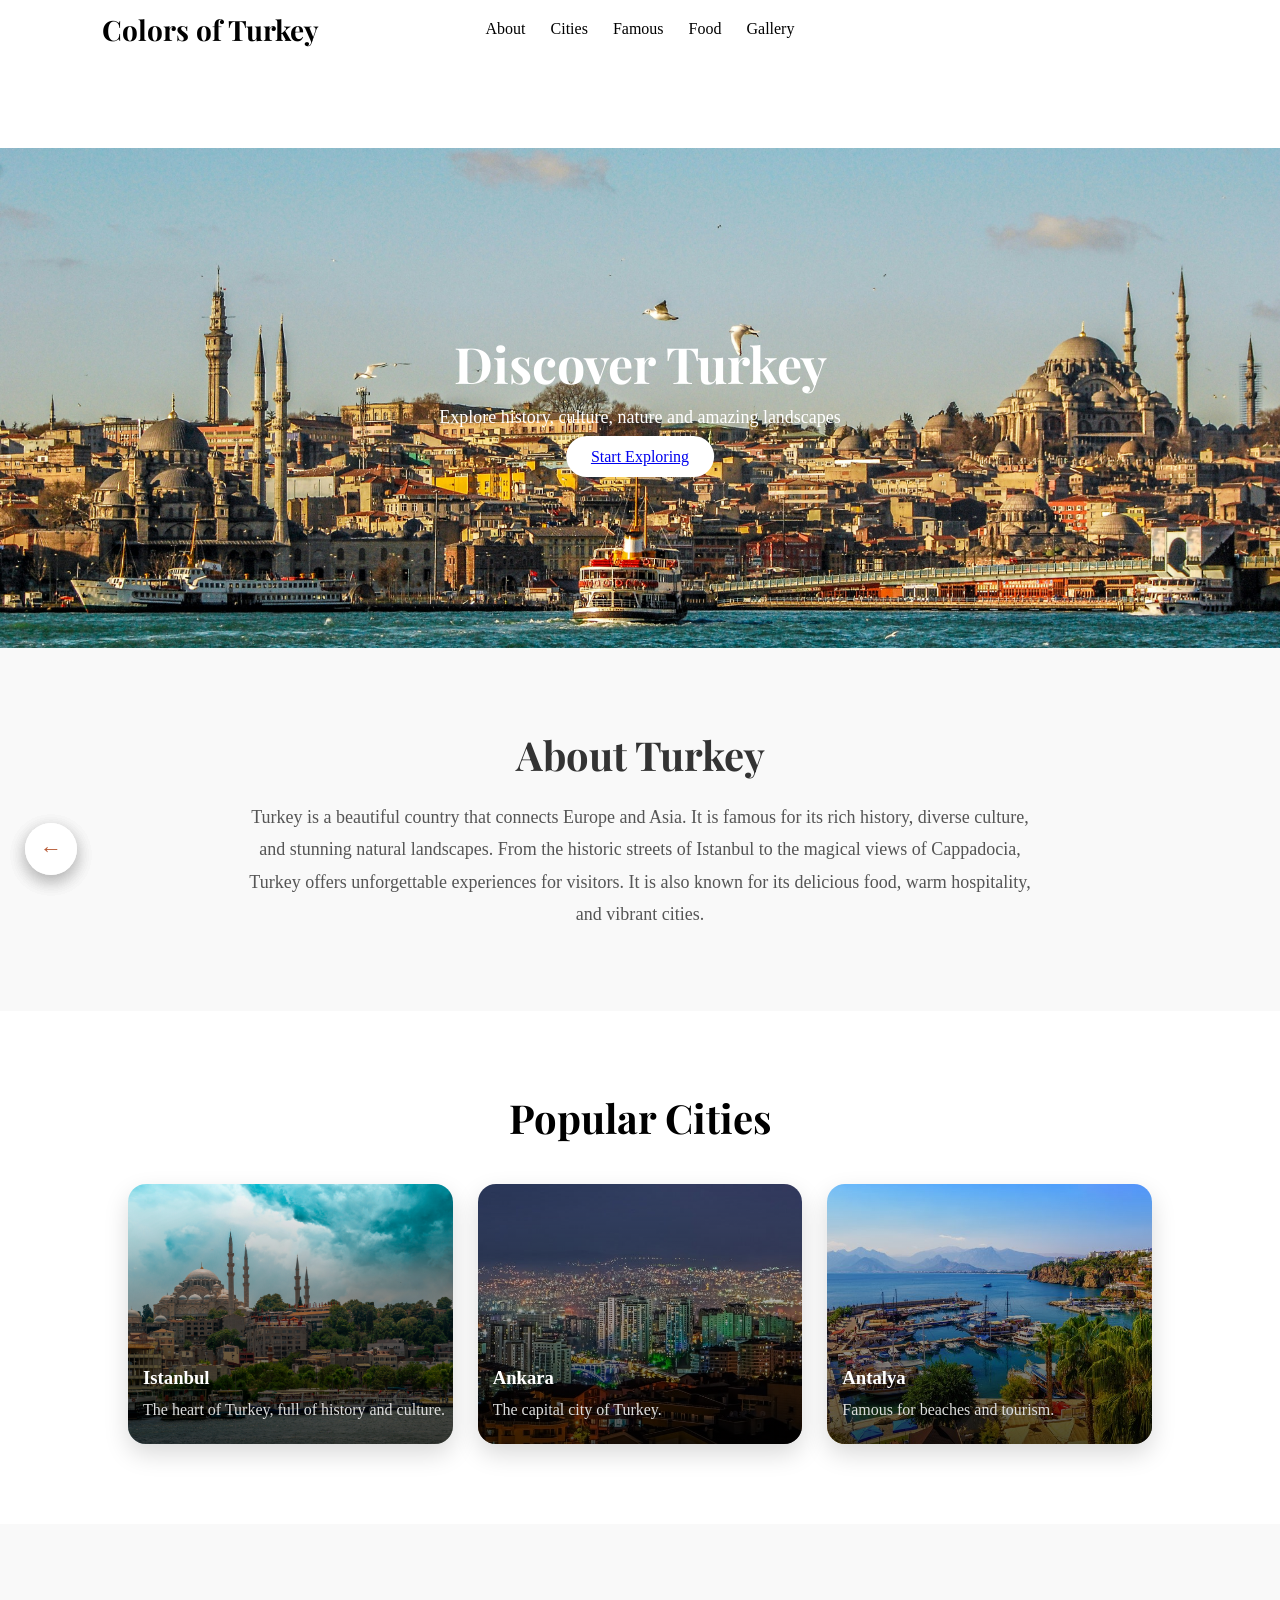
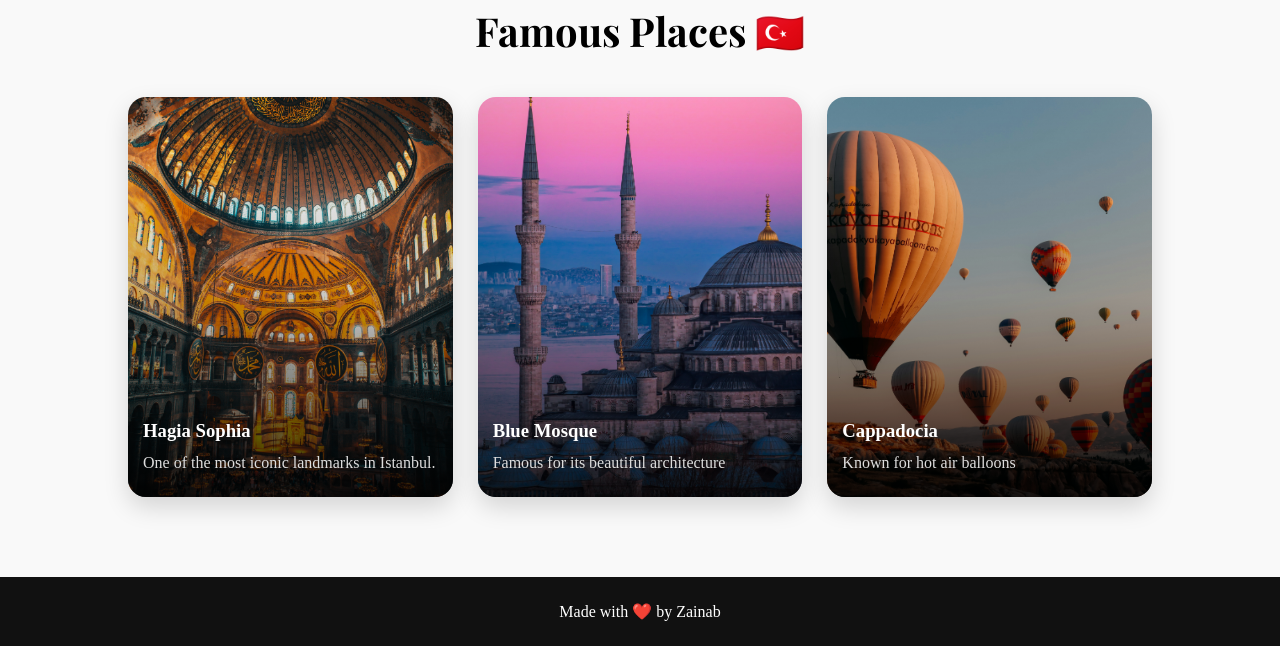
<file: index.html>
<!DOCTYPE html>
<html lang="en">
<head>
    <meta charset="UTF-8">
    <meta name="viewport" content="width=device-width, initial-scale=1.0">
    <title>ZH</title>
    <link rel="stylesheet" href="turkey.css">
    <link href="https://fonts.googleapis.com/css2?family=Poppins:wght@300;400;500;600;700&display=swap" rel="stylesheet">
    <link href="https://fonts.googleapis.com/css2?family=Playfair+Display:wght@400;700&display=swap" rel="stylesheet">
</head>
<body>
    <div class="turkey">

<div class="header">
  <h1>Colors of Turkey</h1>

    <nav class="menu">
       <div class="about-link">About</div>  <div class="cities-link">Cities</div><div class="famous-link">Famous</div>  <div class="food-link">Food</div> <div class="gallery-link">Gallery</div>
    </nav>
</div>

<div class="hero">
    <img src="engin-yapici-WA1u0scVLZU-unsplash.jpg">

    <div class="hero-text">
        <h1>Discover Turkey</h1>
        <p>Explore history, culture, nature and amazing landscapes</p>

       <a href="#about" class="start">Start Exploring</a>
    </div>

</div>
    <div class="con">
<div class="about"  id="about">
<h2>About Turkey</h2>
<p>Turkey is a beautiful country that connects Europe and Asia.
It is famous for its rich history, diverse culture, and stunning natural landscapes.
From the historic streets of Istanbul to the magical views of Cappadocia, Turkey offers unforgettable experiences for visitors.
It is also known for its delicious food, warm hospitality, and vibrant cities.</p><button class="back-btn">←</button>
</div>

<div class="cities" id="cities">
    <h2>Popular Cities </h2>
     <div class="city-cards">

        <div class="city-card">
            <img src="ibrahim-uzun-2uemAqyp9rk-unsplash.jpg">
            <h3>Istanbul</h3>
            <p>The heart of Turkey, full of history and culture.</p>
        </div>

        <div class="city-card">
            <img src="ankara.jpg">
            <h3>Ankara</h3>
            <p>The capital city of Turkey.</p>
        </div>

        <div class="city-card">
            <img src="antalia.jpg">
            <h3>Antalya</h3>
            <p>Famous for beaches and tourism.</p>
        </div>

    </div><button class="back-btn">←</button>
</div>

<div class="famous" id="famous">

    <h2>Famous Places 🇹🇷</h2>

    <div class="famous-cards">

        <div class="famous-card">
            <img src="raimond-klavins-SyPG3HSSayY-unsplash.jpg">
            <h3>Hagia Sophia</h3>
            <p>One of the most iconic landmarks in Istanbul.</p>
        </div>

        <div class="famous-card">
            <img src="fatih-yurur-kNSREmtaGOE-unsplash (1).jpg">
            <h3>Blue Mosque</h3>
            <p>Famous for its beautiful architecture</p>
        </div>

        <div class="famous-card">
            <img src="yyzvic-f7oe3-tlm0I-unsplash.jpg">
            <h3>Cappadocia</h3>
            <p>Known for hot air balloons</p>
        </div>
<button class="back-btn">←</button>
    </div>

</div>
</div>
<div id="food" class="food">
<h2>Turkish Food 🍽️</h2>
    <p>Famous Turkish dishes and desserts.</p>
    <div class="A">
    <h2>Kebab</h2>
    <h4>One of the most famous Turkish dishes,<br>
         made from seasoned meat grilled over charcoal. Popular varieties include Adana Kebab,<br>
          Urfa Kebab, and Doner Kebab.</h4>
          <img src="ك.jpg"></div>

  <div class="A">
    <h2>Simit</h2>
    <h4>A traditional Turkish bread ring coated with sesame seeds.<br>
         It is commonly sold by street vendors and enjoyed as a breakfast or snack.</h4>
          <img src="سميت.jpg"></div>
 <div class="A">
    <h2>Mantı</h2>
    <h4>Small dumplings filled with minced meat,<br>
         usually served with yogurt, garlic, and a flavorful sauce. It is often called Turkish dumplings.</h4>
          <img src="مانتي.jpg"></div>
<div class="A">
    <h2>Baklava</h2>
    <h4>A famous Turkish dessert made from layers of thin pastry filled with pistachios or walnuts and sweetened with syrup.
        <br> It is one of Turkey's most iconic sweets.</h4>
          <img src="بق.webp"></div>

<button class="back-btn">←</button>
</div>

<div class="gallery">
    <h2>Turkey Gallery 📸</h2>

    <div class="gallery-grid">
        <img src="daniela-cuevas-t7YycgAoVSw-unsplash.jpg">
        <img src="despina-galani-B9oekHfI6Y4-unsplash.jpg">
        <img src="image_1619433215_1Nzu31EmZJ4FnLlvg2yrnLt8LBN0Tfsmk1SLW02x.webp">
        <img src="serdar-dincer-54x3r5M3uzY-unsplash.jpg">
        <img src="mahmoud-fawzy-8nVmfffGh5k-unsplash.jpg">
        <img src="1.jpg">
        <img src="عنتاب.jpg">
    </div>

   <button class="back-btn">←</button>
</div>

<div class="footer" id="footer">
    <p>Made with ❤️ by Zainab</p>
</div>

    </div>
    
<script>
    const hero = document.querySelector(".hero");
const footer = document.querySelector(".footer");

// Sections داخل الصفحة
const about = document.querySelector(".about");
const cities = document.querySelector(".cities");
const famous = document.querySelector(".famous");

// Pages مستقلة
const foodPage = document.querySelector(".food");
const galleryPage = document.querySelector(".gallery");

// Links
const aboutLink = document.querySelector(".about-link");
const citiesLink = document.querySelector(".cities-link");
const famousLink = document.querySelector(".famous-link");
const foodLink = document.querySelector(".food-link");
const galleryLink = document.querySelector(".gallery-link");

// Back buttons
const backBtns = document.querySelectorAll(".back-btn");
const galleryBackBtn = document.querySelector(".gallery-back-btn");


// =====================
// 🧠 الرجوع للصفحة الرئيسية
// =====================
function showHome(){
    hero.style.display = "block";
    about.style.display = "block";
    cities.style.display = "block";
    famous.style.display = "block";

    foodPage.style.display = "none";
    galleryPage.style.display = "none";

    footer.style.display = "block";
}


// =====================
// 🟢 Sections داخل الصفحة (About / Cities / Famous)
// =====================
function showSection(section){
    hero.style.display = "none";

    about.style.display = "none";
    cities.style.display = "none";
    famous.style.display = "none";

    foodPage.style.display = "none";
    galleryPage.style.display = "none";

    footer.style.display = "block";

    section.style.display = "block";
}


// =====================
// 🟢 Navigation داخل الصفحة
// =====================
aboutLink.addEventListener("click", () => {
    showSection(about);
});

citiesLink.addEventListener("click", () => {
    showSection(cities);
});

famousLink.addEventListener("click", () => {
    showSection(famous);
});


// =====================
// 🔵 Food Page
// =====================
foodLink.addEventListener("click", () => {
    hero.style.display = "none";
    about.style.display = "none";
    cities.style.display = "none";
    famous.style.display = "none";
    galleryPage.style.display = "none";

    footer.style.display = "none";

    foodPage.style.display = "block";
});


// =====================
// 📸 Gallery Page
// =====================
galleryLink.addEventListener("click", () => {
    hero.style.display = "none";
    about.style.display = "none";
    cities.style.display = "none";
    famous.style.display = "none";
    foodPage.style.display = "none";

    footer.style.display = "none";

    galleryPage.style.display = "block";
});


// =====================
// 🔙 Back Buttons
// =====================
backBtns.forEach(btn => {
    btn.addEventListener("click", () => {
        showHome();
    });
});

galleryBackBtn.addEventListener("click", () => {
    showHome();
});
</script>
</body>
</html>
</file>
<file: turkey.css>
*{
    margin: 0;
    padding: 0;
    box-sizing: border-box;
}

body{
    margin: 0;
    padding: 0;
    overflow-x: hidden;
}

html{
    scroll-behavior: smooth;
}

h1,h2{
    font-family: 'Playfair Display', serif;
}

/* =========================
   MAIN CONTAINER
========================= */
.turkey{
    width: 100%;
    overflow-x: hidden;
}

/* =========================
   HEADER
========================= */
.header{
    display: flex;
    align-items: center;
    justify-content: center;
    position: relative;
    padding: 20px 8%;
}

.header h1{
    position: absolute;
    left: 8%;
    margin: 0;
    font-size: 28px;
}

.header nav{
    display: flex;
    gap: 25px;
    align-items: center;
}

.header nav div{
    cursor: pointer;
    position: relative;
    transition: 0.3s;
    color: black;
}

.header nav div::after{
    content: "";
    position: absolute;
    left: 0;
    bottom: -5px;
    width: 0;
    height: 2px;
    background: rgb(150,150,219);
    transition: 0.3s;
}

.header nav div:hover{
    color: rgb(150,150,219);
}

.header nav div:hover::after{
    width: 100%;
}

/* =========================
   HERO
========================= */
.hero{
    width: 100%;
    height: 500px;
    margin-top: 90px;
    position: relative;
    overflow: hidden;
}

.hero img{
    width: 100%;
    height: 100%;
    object-fit: cover;
    animation: slowMove 8s ease-in-out infinite alternate;
}

@keyframes slowMove{
    from{
        transform: scale(1.05) translateY(0);
    }
    to{
        transform: scale(1.15) translateY(-20px);
    }
}

.hero-text{
    position: absolute;
    top: 50%;
    left: 50%;
    transform: translate(-50%, -50%);
    text-align: center;
    color: white;
}

.hero-text h1{
    font-size: 50px;
    margin-bottom: 10px;
}

.hero-text p{
    font-size: 18px;
    margin-bottom: 20px;
}

.hero-text button{
    padding: 12px 25px;
    border: none;
    border-radius: 30px;
    background: white;
    color: black;
    font-size: 16px;
    cursor: pointer;
    transition: 0.3s;
}

.hero-text button:hover{
    background: rgb(150,150,219);
    color: white;
    transform: scale(1.05);
}

/* =========================
   ABOUT
========================= */
.about{
    padding: 80px 10%;
    text-align: center;
    background: #f9f9f9;
}

.about h2{
    font-size: 40px;
    margin-bottom: 20px;
    color: #333;
}

.about p{
    font-size: 18px;
    line-height: 1.8;
    color: #555;
    max-width: 800px;
    margin: auto;
}

/* =========================
   CITIES
========================= */
.cities{
    padding: 80px 10%;
    text-align: center;
}

.cities h2{
    font-size: 40px;
    margin-bottom: 40px;
}

.city-cards{
    display: grid;
    grid-template-columns: repeat(auto-fit, minmax(250px, 1fr));
    gap: 25px;
}

.city-card{
    position: relative;
    height: 260px;
    border-radius: 18px;
    overflow: hidden;
    cursor: pointer;
    box-shadow: 0 10px 25px rgba(0,0,0,0.15);
}

.city-card img{
    width: 100%;
    height: 100%;
    object-fit: cover;
    transition: 0.5s;
}

.city-card:hover img{
    transform: scale(1.1);
}

.city-card::after{
    content: "";
    position: absolute;
    inset: 0;
    background: linear-gradient(to top, rgba(0,0,0,0.7), transparent);
}

.city-card h3,
.city-card p{
    position: absolute;
    left: 15px;
    color: white;
    z-index: 2;
}

.city-card h3{
    bottom: 55px;
}

.city-card p{
    bottom: 25px;
    color: #ddd;
}

/* =========================
   FAMOUS
========================= */
.famous{
    padding: 80px 10%;
    text-align: center;
    background: #f9f9f9;
}

.famous h2{
    font-size: 40px;
    margin-bottom: 40px;
}

.famous-cards{
    display: grid;
    grid-template-columns: repeat(3, 1fr);
    gap: 25px;
}

.famous-card{
    position: relative;
    height: 400px;
    border-radius: 18px;
    overflow: hidden;
    cursor: pointer;
    box-shadow: 0 10px 25px rgba(0,0,0,0.15);
    transition: 0.4s;
}

.famous-card img{
    width: 100%;
    height: 100%;
    object-fit: cover;
    transition: 0.5s;
}

.famous-card:hover img{
    transform: scale(1.1);
}

.famous-card::after{
    content: "";
    position: absolute;
    inset: 0;
    background: linear-gradient(to top, rgba(0,0,0,0.8), rgba(0,0,0,0.2), transparent);
}

.famous-card h3,
.famous-card p{
    position: absolute;
    left: 15px;
    color: white;
    z-index: 2;
}

.famous-card h3{
    bottom: 55px;
}

.famous-card p{
    bottom: 25px;
    color: #ddd;
}

.famous-card:hover{
    transform: translateY(-8px);
}

/* =========================
   FOOD
========================= */
.food{
    display: none;
    padding: 100px 10%;
    min-height: 100vh;
    background: radial-gradient(circle at top, #fff3ea, #ffffff);
}

.food > h2{
    text-align: center;
    font-size: 50px;
    color: #b85c38;
}

.food > p{
    text-align: center;
    color: #777;
    margin-bottom: 60px;
}

/* CARD FOOD */
.A{
    display: flex;
    justify-content: space-between;
    align-items: center;
    gap: 40px;
    padding: 30px;
    margin-bottom: 35px;
    border-radius: 30px;
    background: rgba(255,255,255,0.8);
    box-shadow: 0 20px 40px rgba(0,0,0,0.08);
    transition: 0.4s;
}

.A img{
    width: 220px;
    height: 220px;
    object-fit: cover;
    border-radius: 50%;
}

/* =========================
   GALLERY
========================= */
.gallery{
    display: none;
    min-height: 100vh;
    padding: 90px 8%;
    text-align: center;
}

.gallery h2{
    font-size: 44px;
    color: #b85c38;
}

.gallery-grid{
    display: grid;
    grid-template-columns: repeat(auto-fit, minmax(600px, 1fr));
    gap: 22px;
}

.gallery-grid img{
    width: 100%;
    height: 600px;
    object-fit: cover;
    border-radius: 18px;
}

/* =========================
   BUTTON
========================= */
.start{
    padding: 12px 25px;
    border: none;
    border-radius: 30px;
    background: white;
    cursor: pointer;
    transition: 0.3s;
}

.start:hover{
    background: rgb(150,150,219);
    color: white;
}

/* =========================
   FOOTER
========================= */
.footer{
    background: #111;
    color: white;
    text-align: center;
    padding: 25px 10%;
}

/* =========================
   RESPONSIVE
========================= */

/* TABLET */
@media (max-width: 1024px){
    .famous-cards{
        grid-template-columns: repeat(2, 1fr);
    }
}

/* MOBILE */
@media (max-width: 768px){

    .header{
        flex-direction: column;
        gap: 12px;
        text-align: center;
    }

    .header h1{
        position: static;
    }

    .header nav{
        flex-wrap: wrap;
        justify-content: center;
    }

    .hero{
        height: 320px;
    }

    .hero-text h1{
        font-size: 24px;
    }
.about h2{
    font-size: 26px;
}

.about p{
    font-size: 15px;
    line-height: 1.6;
}
    .city-cards,
    .famous-cards{
        grid-template-columns: 1fr;
    }

    .A{
        flex-direction: column;
        text-align: center;
    }

    .gallery-grid{
        grid-template-columns: 1fr;
    }

    .gallery-grid img{
        height: 220px;
    }
}
/* =========================
   BACK BUTTON
========================= */

.back-btn{
    position: fixed;
    bottom: 25px;
    left: 25px;
    width: 52px;
    height: 52px;
    border-radius: 50%;
    border: none;
    background: white;
    color: #b85c38;
    font-size: 22px;
    cursor: pointer;
    box-shadow: 0 6px 18px rgba(0,0,0,0.12);
    transition: 0.3s;
    z-index: 999;
}

.back-btn:hover{
    transform: scale(1.1);
    background: #b85c38;
    color: white;
}
/* =========================
   MOBILE FIX
========================= */
@media (max-width: 768px){

    .header{
        padding: 15px 5%;
    }

    .header h1{
        font-size: 22px;
        text-align: center;
    }

    .header nav{
        gap: 12px;
        font-size: 14px;
    }

    .hero{
        height: 280px;
        margin-top: 40px;
    }

    .hero-text{
        width: 90%;
    }

    .hero-text h1{
        font-size: 30px;
    }

    .hero-text p{
        font-size: 14px;
    }

    .start{
        padding: 10px 20px;
        font-size: 14px;
    }

    .about,
    .cities,
    .famous,
    .food,
    .gallery{
        padding-left: 5%;
        padding-right: 5%;
    }

    .about h2,
    .cities h2,
    .famous h2{
        font-size: 28px;
    }

    .about p{
        font-size: 15px;
        line-height: 1.8;
    }

    .city-card{
        height: 240px;
    }

    .famous-card{
        height: 320px;
    }

    .food > h2{
        font-size: 32px;
    }

    .food > p{
        font-size: 14px;
    }

    .A{
        flex-direction: column;
        text-align: center;
        padding: 20px;
        gap: 20px;
    }

    .A h2{
        font-size: 24px;
    }

    .A h4{
        font-size: 14px;
        line-height: 1.8;
    }

    .A img{
        width: 180px;
        height: 180px;
    }

    .gallery h2{
        font-size: 30px;
    }

    .gallery-grid{
        grid-template-columns: 1fr;
    }

    .gallery-grid img{
        height: 220px;
    }

    .back-btn{
        width: 48px;
        height: 48px;
        font-size: 20px;
        bottom: 15px;
        left: 15px;
    }

    .footer{
        padding: 20px;
        font-size: 14px;
    }
}
</file>
